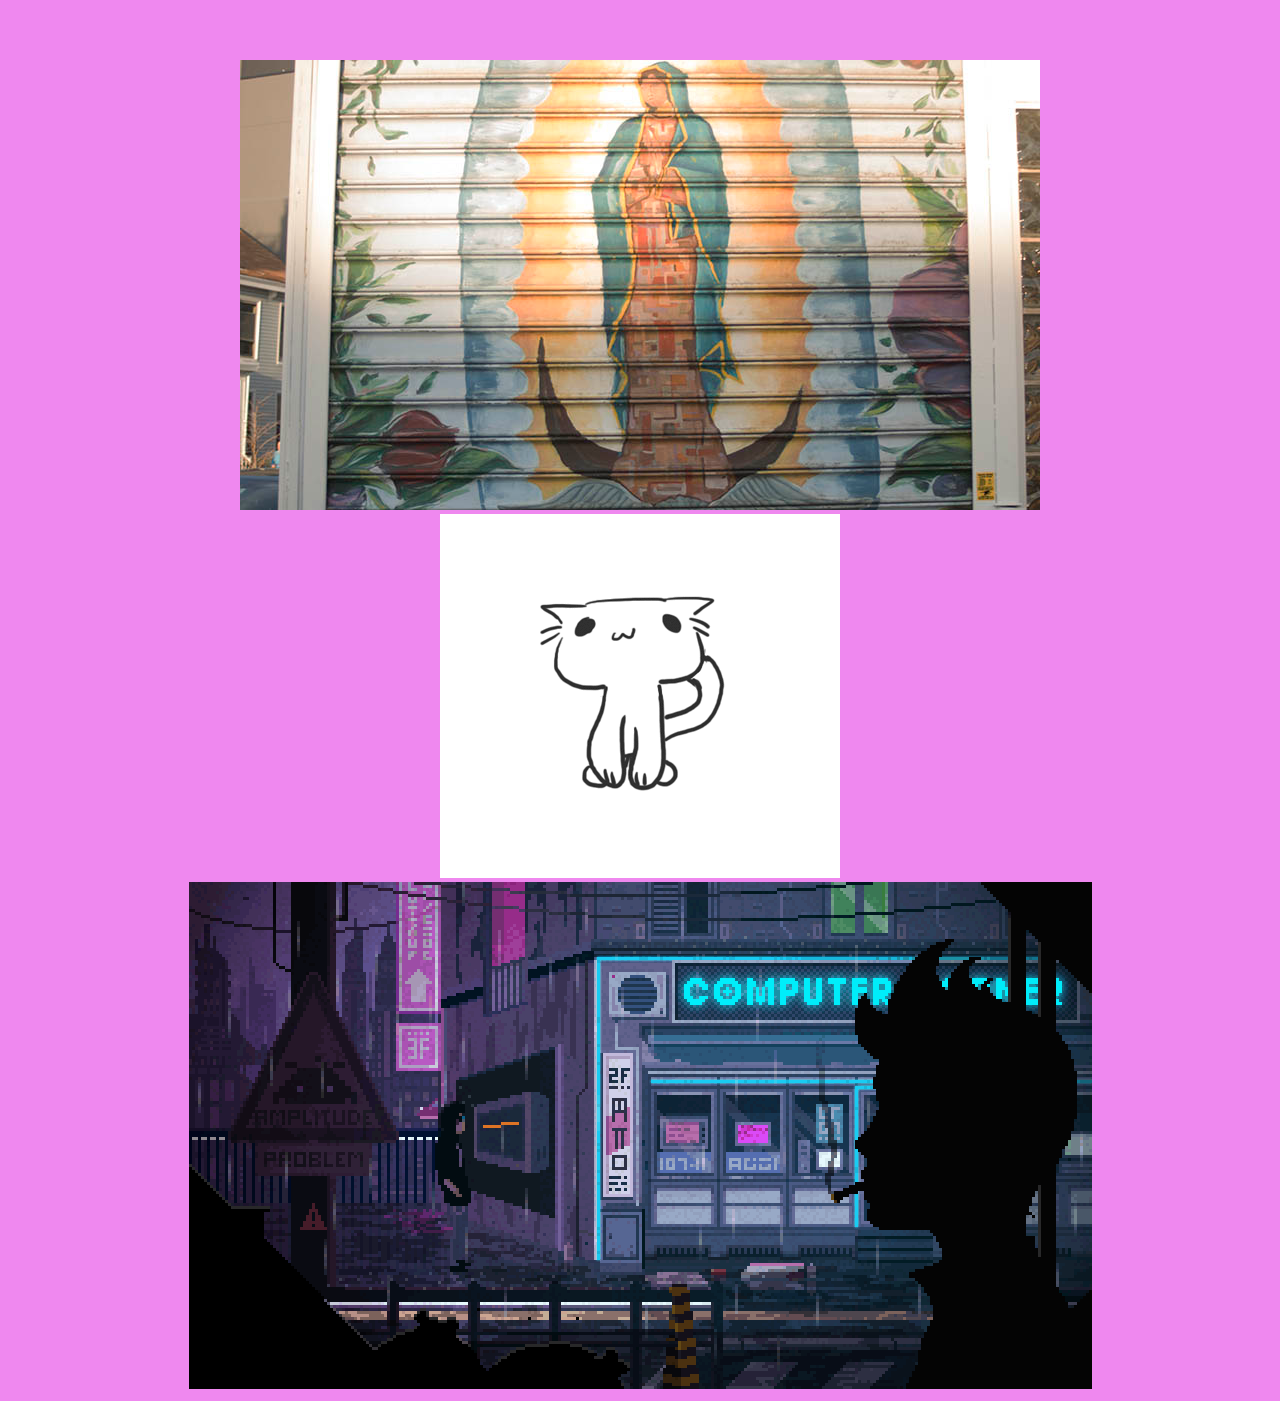
<file: index.html>
<!DOCTYPE HTML > 
<html>


<head> 

<title> Jose Benitez Designs</title>

</head>

<body bgcolor="#ef88ef"> 

<br> <br>
<p> </p>
<center> <img src= "img/guadajose.jpg" /></center>





<a href="siteone/index.html"><center><img src="img/giphy.gif"></center>
<a href="haiku/index.html"><center><img src="img/background.gif"></center>











</body>




</html>
</file>
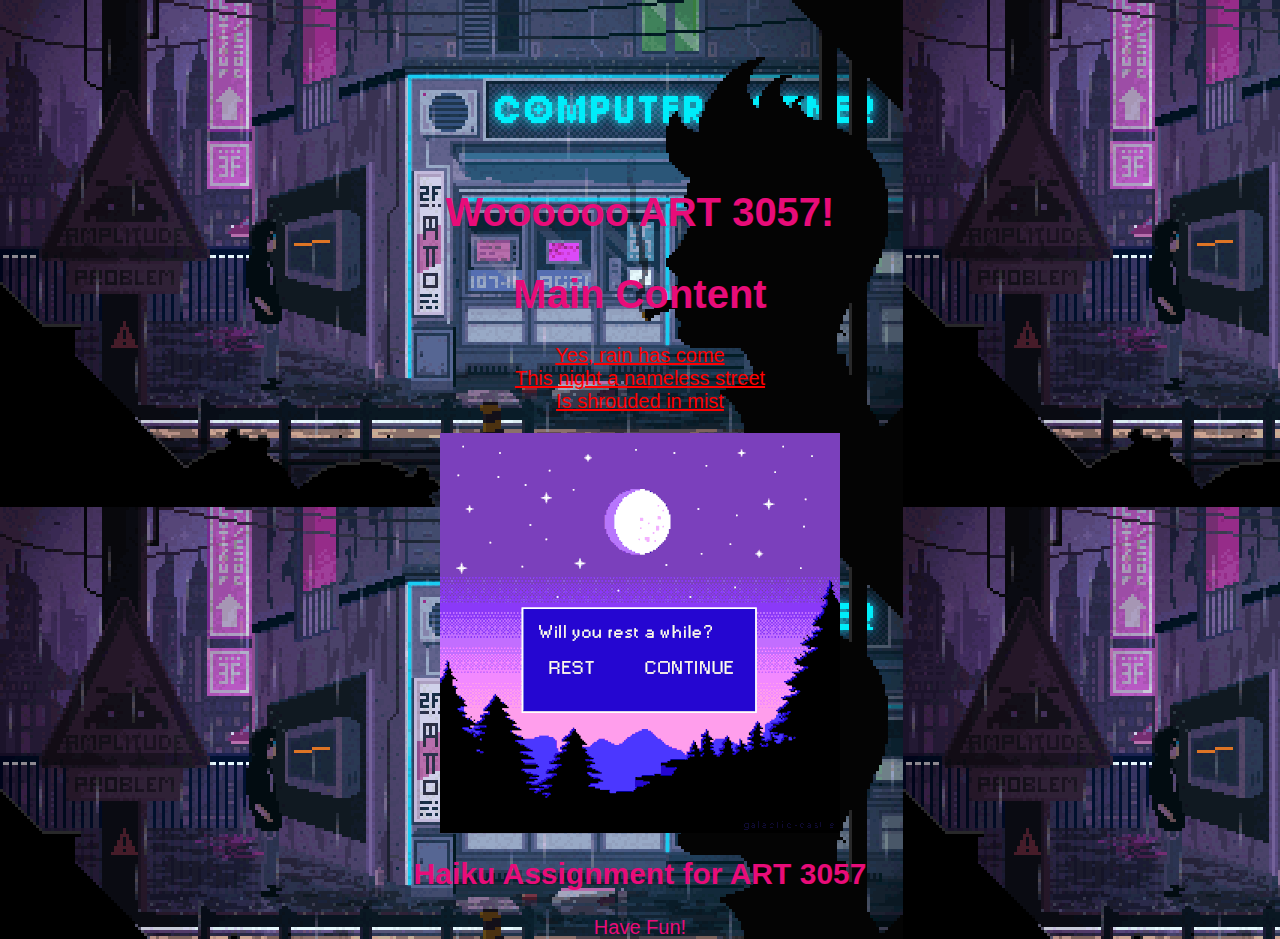
<file: haiku/index.html>
<!DOCTYPE html PUBLIC "-//W3C//DTD XHTML 1.0 Transitional//EN" "http://www.w3.org/TR/xhtml1/DTD/xhtml1-transitional.dtd">
<html>
<head>
<meta charset="UTF-8">

<title>Haiku</title>
<link href="html/rules.css" rel="stylesheet" type="text/css" />
<title>
Hyper Haiku Index
</title>
<!--revised template refers to stylesheet "style.css" -->
</head>
<body>

<div class="container">
  <div class="header">
    <h1>Woooooo ART 3057!
  <!-- end .header -->
    </h1>
  </div>
  <div class="mainContent">
    <h1> Main Content </h1>
   <div class="text_box">
   <div id="haiku_container">
   
      <p> 
      <a href="html/line_one.html"> <span class ="haikuText_main">Yes, rain has come </span> </a><br />
<a href="html/line_two.html"><span class ="haikuText_main">This night a nameless street</span></a><br />
<a href="html/line_three.html"><span class ="haikuText_main">Is shrouded in mist </span></a></p>
</div>

<div>
<img src="img/moonmoon.gif" />
</div>

    <h2>Haiku Assignment for ART 3057</h2>
  <!-- end #mainContent --></div>
  <div class="footer">
    <p>Have Fun!</p>
  <!-- end #footer --></div>
<!-- end #container --></div>
</body>
</html>
</file>
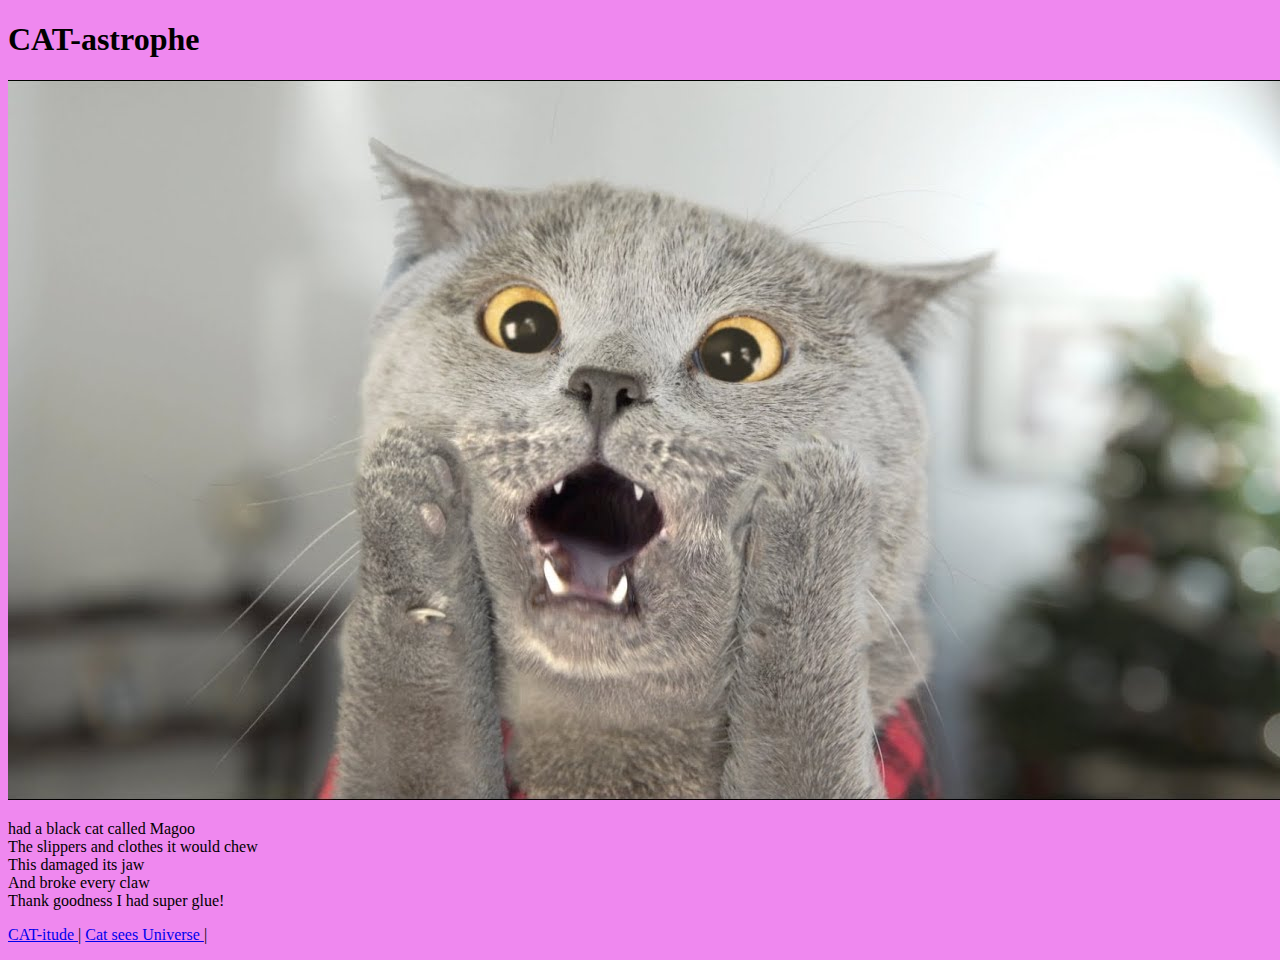
<file: siteone/index.html>
<!DOCTYPE HTML>
<html>
  <head>
    <meta name="description" content="Web Narrative" /> 
    <meta name="keywords" content="web story, hypertext" />
      
    <title>ART 3057</title>
  </head>

<body bgcolor="#ef88ef"> 
   <h1> CAT-astrophe</h1>
      <img src="img/cat.jpg" alt="90's Meme" />
      <p>
      	 had a black cat called Magoo </br>
The slippers and clothes it would chew </br>
This damaged its jaw </br>
And broke every claw </br>
Thank goodness I had super glue! </br>
      </p>
      <p><a href="two.html"> CAT-itude </a> | 
      	 <a href="three.html"> Cat sees Universe  </a> | 
      </p>
  
  
  <!-- TO USE REMOVE COMMENTS AND TEXT NOT NESTED IN OPENING AND CLOSING TAGS
    USE <h1>For Entry Title</h1>
    USE <h2>For Subtitle If Necessary</h2>
    USE <p>For Paragraphs</p>
    USE <strong>TO MAKE TEXT BOLD</strong>
    USE <i>TO MAKE TEXT ITALIC</i>
    TO EMBED AN IMAGE <img src="PATH TO IMAGE" alt="WRITE ALTERNATIVE TEXT FOR IMAGE" />
    ALL FILES NAMES SHOULD BEGIN WITH A LOWER CASE ALPHABETICAL LETTER
    FILE NAMES SHOULD NOT HAVE SPACES
    FILE NAMES SHOULD END WITH THE APPROPRIATE EXTENSION, i.e.: "selfPortrait.jpg"
  -->
  </body>
</html>
</file>
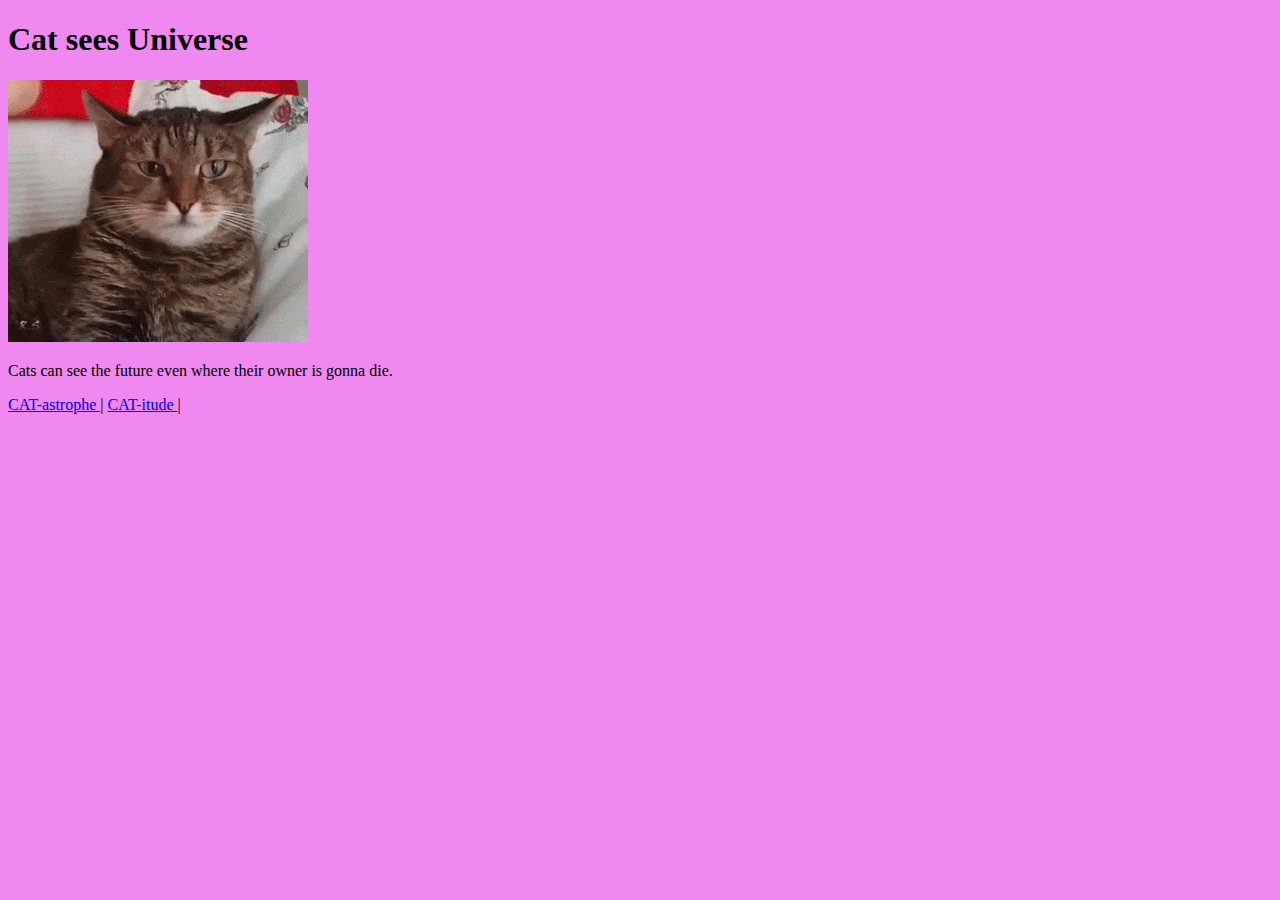
<file: siteone/three.html>
<!DOCTYPE HTML>
<html>
  <head>
    <meta name="description" content="Web Narrative" /> 
    <meta name="keywords" content="web story, hypertext" />
      
    <title>ART 3057 </title>
    </head>

<body bgcolor="#ef88ef"> 
      <h1>Cat sees Universe </h1>
      <img src="img/catsees.gif" alt="Become the universe" />
      <p>
      	Cats can see the future even where their owner is gonna die.
      </p>
      <p><a href="index.html"> CAT-astrophe </a> | 
      	 <a href="two.html"> CAT-itude </a> | 
      </p>
    </body>
  </html>
</file>
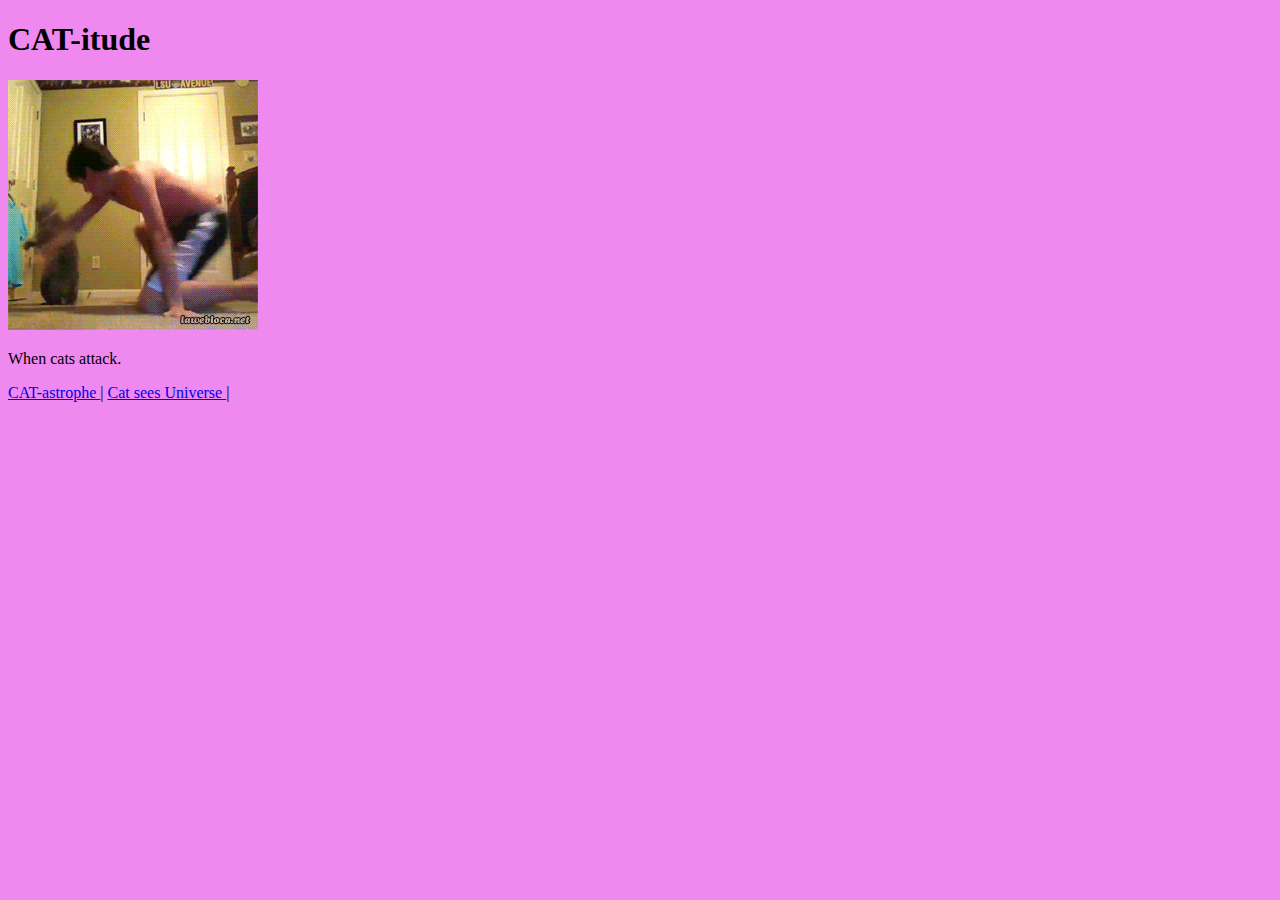
<file: siteone/two.html>
<!DOCTYPE HTML>
<html>
  <head>
    <meta name="description" content="Web Narrative" /> 
    <meta name="keywords" content="web story, hypertext" />
      
    <title>ART 3057</title>
    </head>

<body bgcolor="#ef88ef"> 
      <h1>CAT-itude</h1>
      <img src="img/catattack.gif"  />
      <p>
      	When cats attack.
      </p>
      <p><a href="index.html"> CAT-astrophe </a> | 
      	 <a href="three.html"> Cat sees Universe </a> | 
      </p>
    </body>
  </html>
</file>
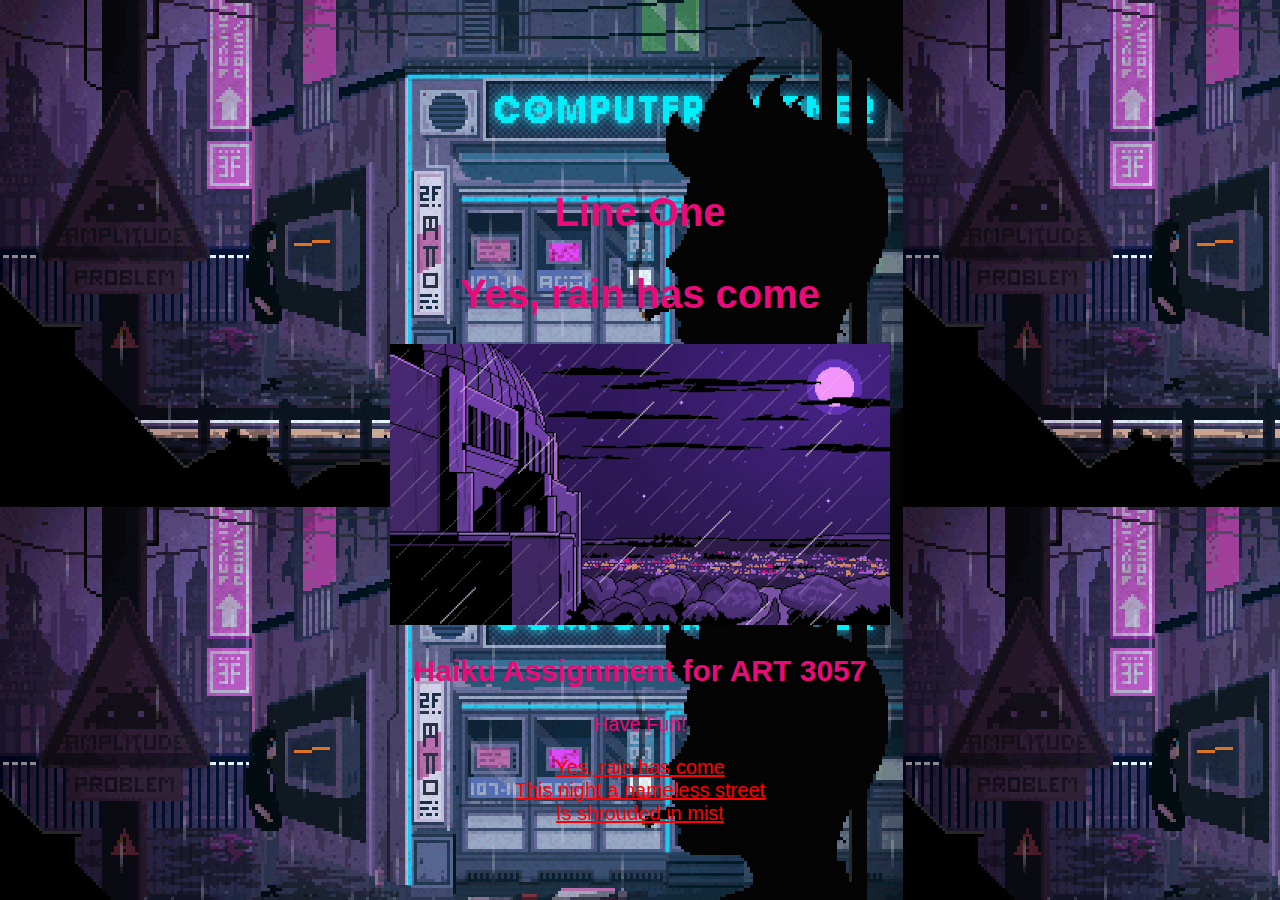
<file: haiku/html/line_one.html>
<!DOCTYPE html>
<html>
<head>
<meta charset="UTF-8">
<title>Line One</title>

<link href="rules.css" rel="stylesheet" type="text/css" />
<!-- revised Page One refers to stylesheet "style.css" -->
</head>

<body>

<div class="container">
  <div class="header">
    <h1>Line One</h1>
  <!-- end #header --></div>
  <div class="mainContent">
    <div class="special">
    <h1> Yes, rain has come </h1>
 </div>
 
 
<div>
<img src="../img/darkrain.gif" />
</div>

    <h2>Haiku Assignment for ART 3057</h2>
     <!-- end #mainContent -->
  <div class="footer">
    <p>Have Fun!</p>
    <!-- end #mainContent -->
    <p> <a href="line_one.html"> <span class ="haikuText">Yes, rain has come </span> </a><br />
<a href="line_two.html"><span class ="haikuText">This night a nameless street</span></a><br />
<a href="line_three.html"><span class ="haikuText">Is shrouded in mist </span></a></br>
</p>

  <!-- end #footer --></div>
<!-- end #container --></div>
</body>
</html>
</file>
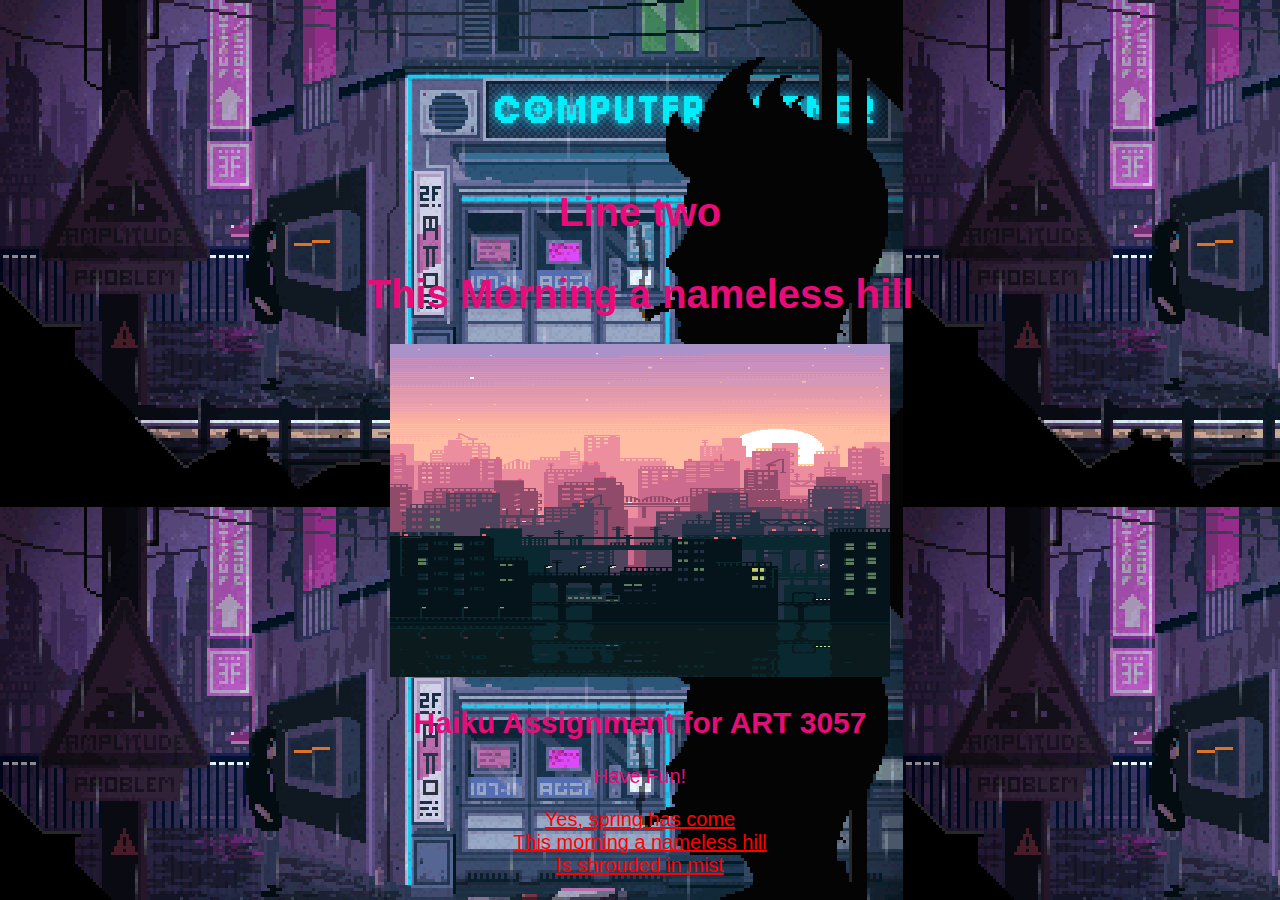
<file: haiku/html/line_two.html>
<!DOCTYPE html>
<meta charset="UTF-8">
<head>
<meta http-equiv="Content-Type" content="text/html; charset=UTF-8" />

<title>Line Two</title>
<link href="rules.css" rel="stylesheet" type="text/css" />
<!-- revised Page 2 refs "style.css" -->
</head>

<body>

<div class="container">
  <div class="header">
    <h1>Line two</h1>
  <!-- end #header --></div>
  <div class="mainContent">
  	<div class="special">
    <h1> This Morning a nameless hill</h1>
    </div>
    
    <div> 
    <img src="../img/twlinightsky.gif" height="333" width="500"> 
    <!-- You can specify the hwidth and height of your image here or you can do it in CSS --> 
    </div>
    



   <h2>Haiku Assignment for ART 3057</h2>
     <!-- end #mainContent -->
  <div class="footer">
    <p>Have Fun!</p>
    <!-- end #mainContent -->
    <p> <a href="line_one.html"> <span class ="haikuText">Yes, spring has come </span> </a><br />
<a href="line_two.html"><span class ="haikuText">This morning a nameless hill</span></a><br />
<a href="line_three.html"><span class ="haikuText">Is shrouded in mist </span></a></br>
</p>

  <!-- end #footer --></div>
<!-- end #container --></div>
</body>
</html>
</file>
<file: haiku/html/rules.css>
@charset "UTF-8";
body {

	background-image: url("../img/background.gif");
	margin: 0; /* it's good practice to zero the margin and padding of the body element to account for differing browser defaults */
	padding: 0;
	text-align: center; /* this centers the container in IE 5* browsers. The text is then set to the left aligned default in the #container selector */
	color: #000000;
}
.container {
    position: relative;
    top: 180px;
	width: 780px;  /* using 20px less than a full 800px width allows for browser chrome and avoids a horizontal scroll bar */
	background: #;
	margin: 0 auto; /* the auto margins (in conjunction with a width) center the page */
	border: 0px dotted #;
	text-align: left; /* this overrides the text-align: center on the body element. */
	font-family: Verdana, Arial, Helvetica, sans-serif; /* this is used in case the person logging on to th site themselves dont gotta the font, wordpress as a plugin load text option */
	font-size: 20px;
	color: #E80C79;
	text-align: center;
	
}

.header h1 {
	margin: 0; /* zeroing the margin of the last element in the #header div will avoid margin collapse - an unexplainable space between divs. If the div has a border around it, this is not necessary as that also avoids the margin collapse */
	padding: 10px 0; /* using padding instead of margin will allow you to keep the element away from the edges of the div */
	border: thick;
	border: 10 px;
	border color:#;
	background-color: #;
}


a:link {
    color: red;
}
a:visited {
	color: #666666;
}
</file>
